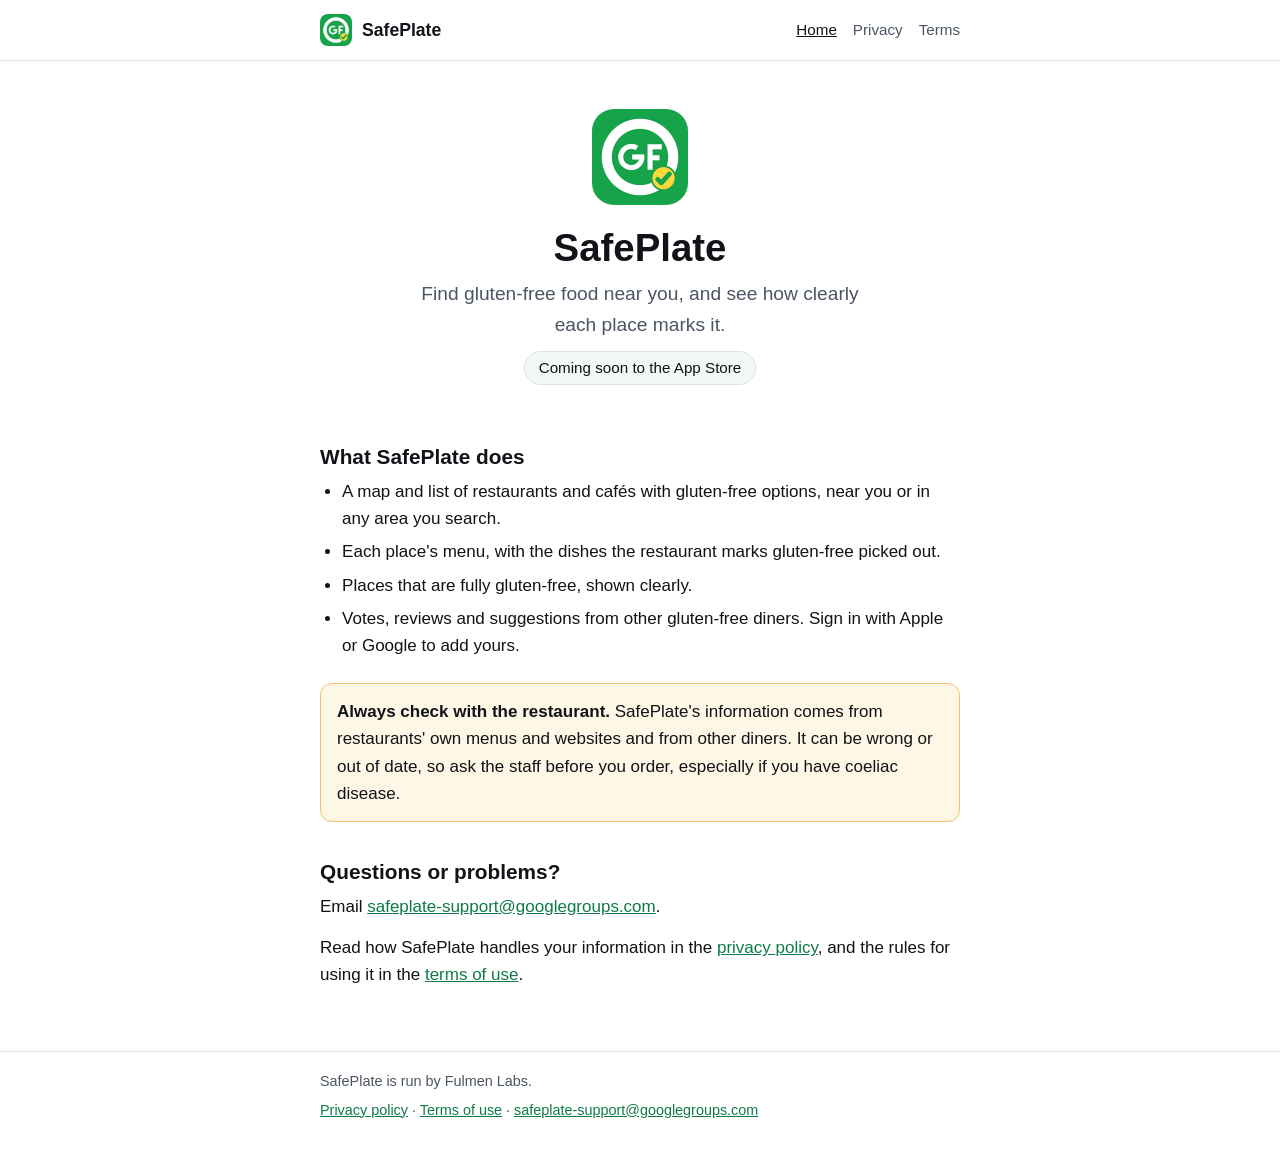
<file: index.html>
<!doctype html>
<html lang="en">
<head>
<meta charset="utf-8">
<meta name="viewport" content="width=device-width, initial-scale=1">
<title>SafePlate: gluten-free dining you can check</title>
<meta name="description" content="SafePlate is an app for people who eat gluten-free. It shows which restaurants and dishes are marked gluten-free, and how clearly.">
<link rel="icon" href="favicon-32.png" type="image/png">
<link rel="stylesheet" href="style.css">
</head>
<body>
<header>
  <div class="wrap">
    <a class="brand" href="index.html"><img src="icon-192.png" alt="">SafePlate</a>
    <nav>
      <a href="index.html" aria-current="page">Home</a>
      <a href="privacy.html">Privacy</a>
      <a href="terms.html">Terms</a>
    </nav>
  </div>
</header>
<main>
  <div class="wrap">
    <section class="hero">
      <img src="icon-192.png" alt="SafePlate app icon">
      <h1>SafePlate</h1>
      <p class="tagline">Find gluten-free food near you, and see how clearly each place marks it.</p>
      <p><span class="soon">Coming soon to the App Store</span></p>
    </section>

    <h2>What SafePlate does</h2>
    <ul>
      <li>A map and list of restaurants and caf&eacute;s with gluten-free options, near you or in any area you search.</li>
      <li>Each place's menu, with the dishes the restaurant marks gluten-free picked out.</li>
      <li>Places that are fully gluten-free, shown clearly.</li>
      <li>Votes, reviews and suggestions from other gluten-free diners. Sign in with Apple or Google to add yours.</li>
    </ul>

    <div class="note">
      <p><strong>Always check with the restaurant.</strong> SafePlate's information comes from restaurants' own
      menus and websites and from other diners. It can be wrong or out of date, so ask the staff before you order,
      especially if you have coeliac disease.</p>
    </div>

    <h2>Questions or problems?</h2>
    <p>Email <a href="mailto:safeplate-support@googlegroups.com">safeplate-support@googlegroups.com</a>.</p>
    <p>Read how SafePlate handles your information in the <a href="privacy.html">privacy policy</a>, and the rules
    for using it in the <a href="terms.html">terms of use</a>.</p>
  </div>
</main>
<footer>
  <div class="wrap">
    <p>SafePlate is run by Fulmen Labs.</p>
    <p><a href="privacy.html">Privacy policy</a> &middot; <a href="terms.html">Terms of use</a> &middot;
    <a href="mailto:safeplate-support@googlegroups.com">safeplate-support@googlegroups.com</a></p>
  </div>
</footer>
</body>
</html>
</file>
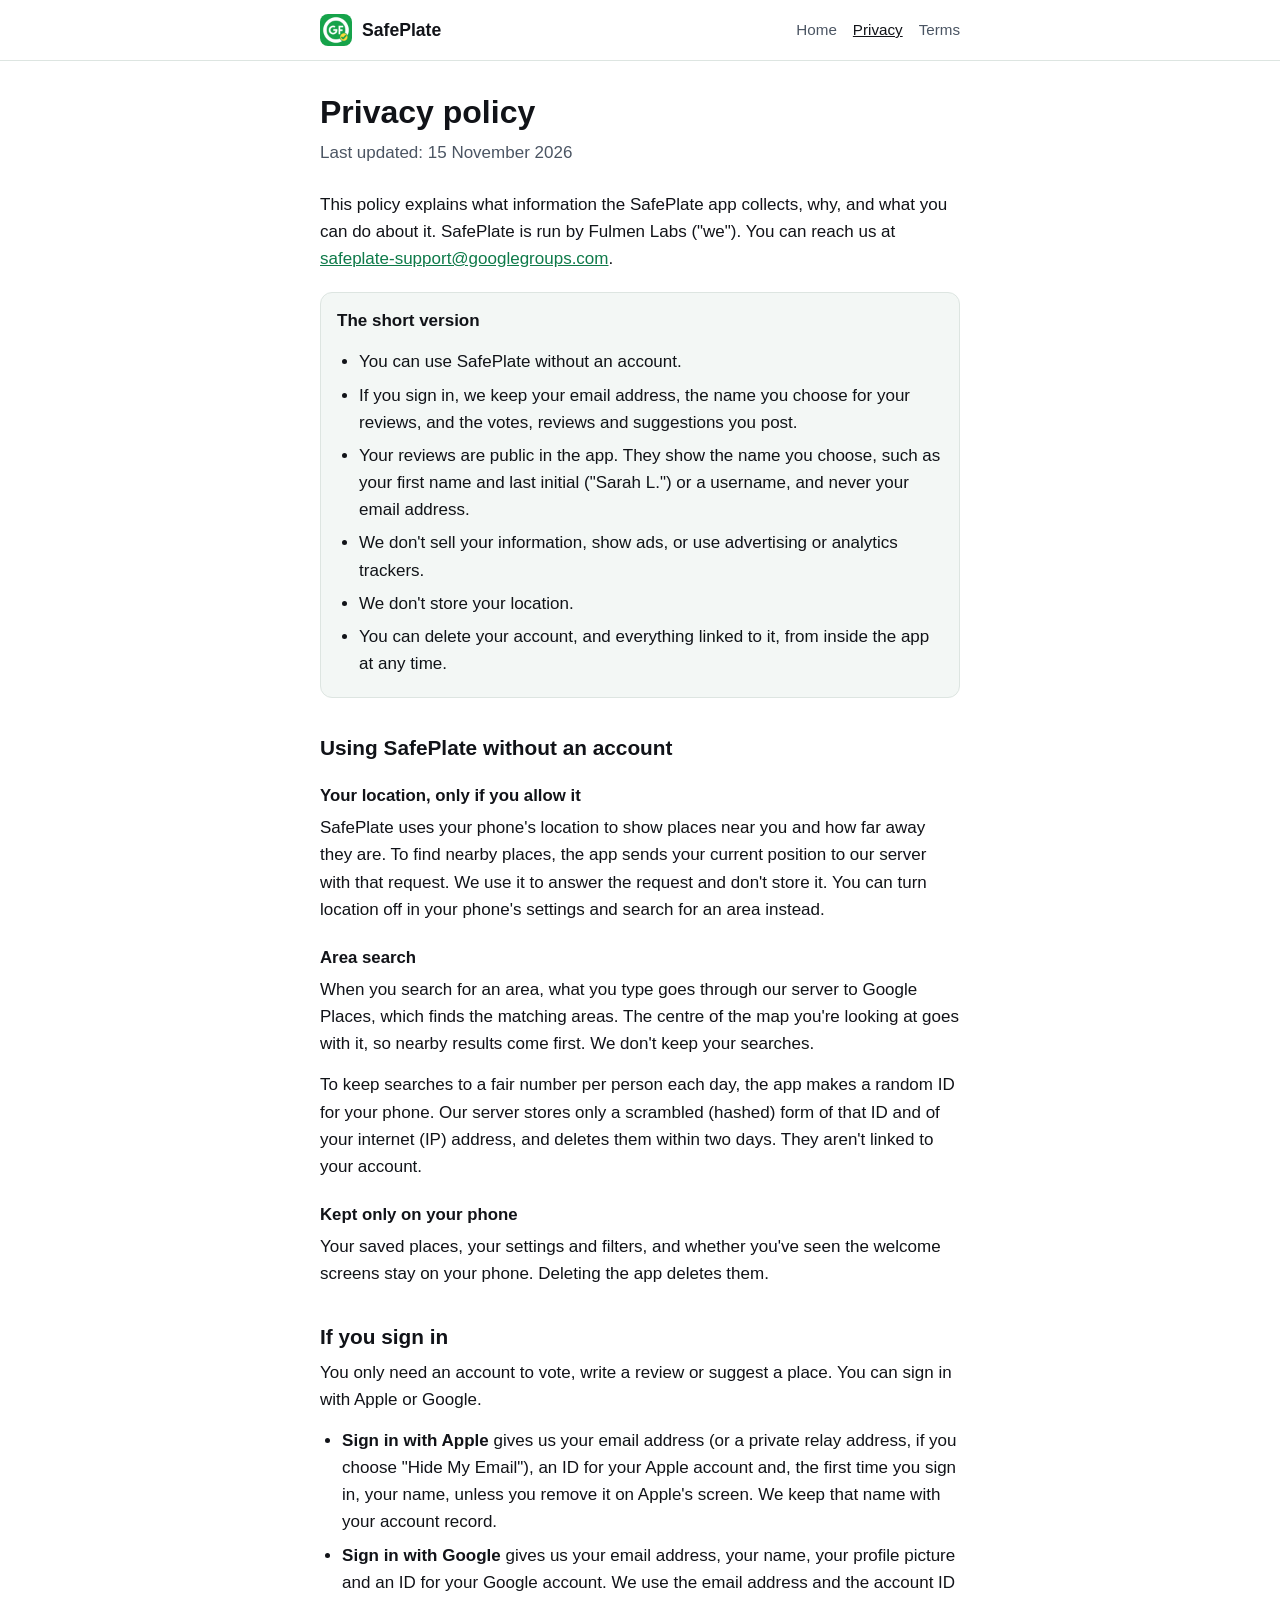
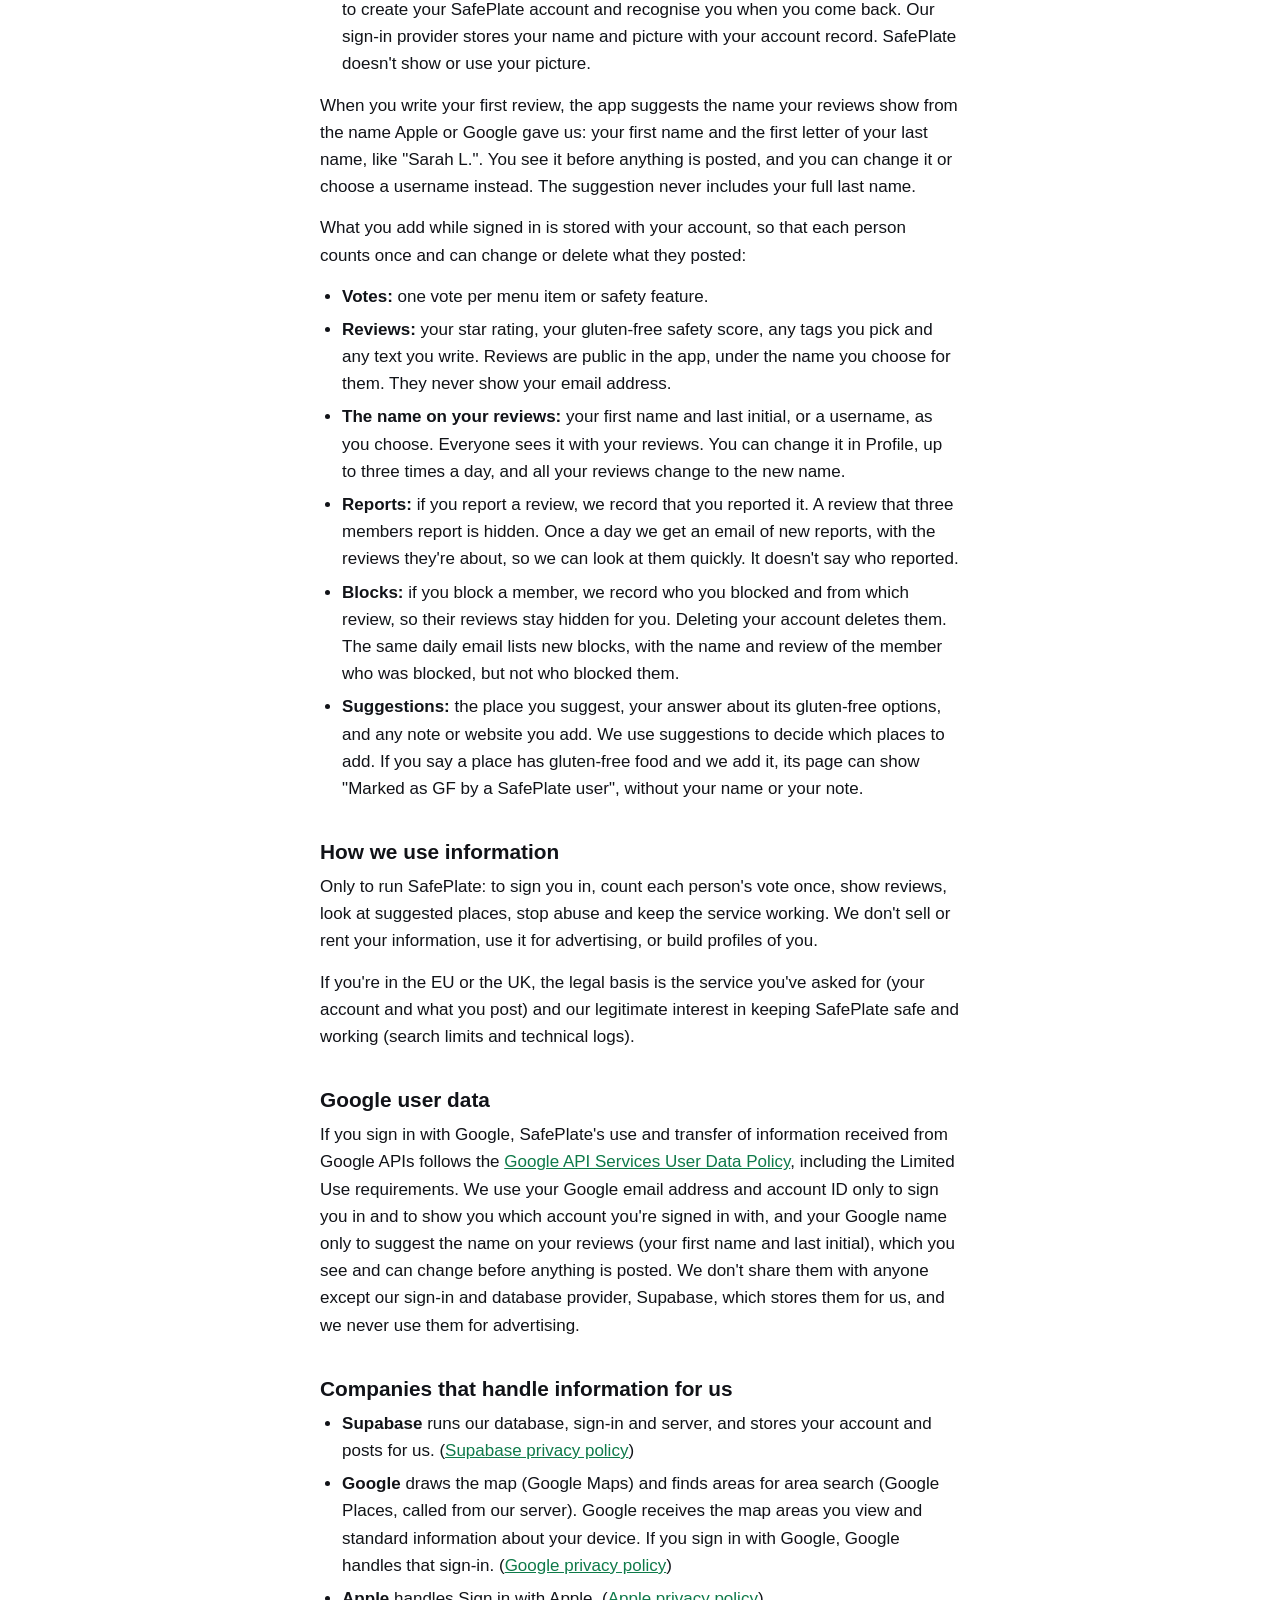
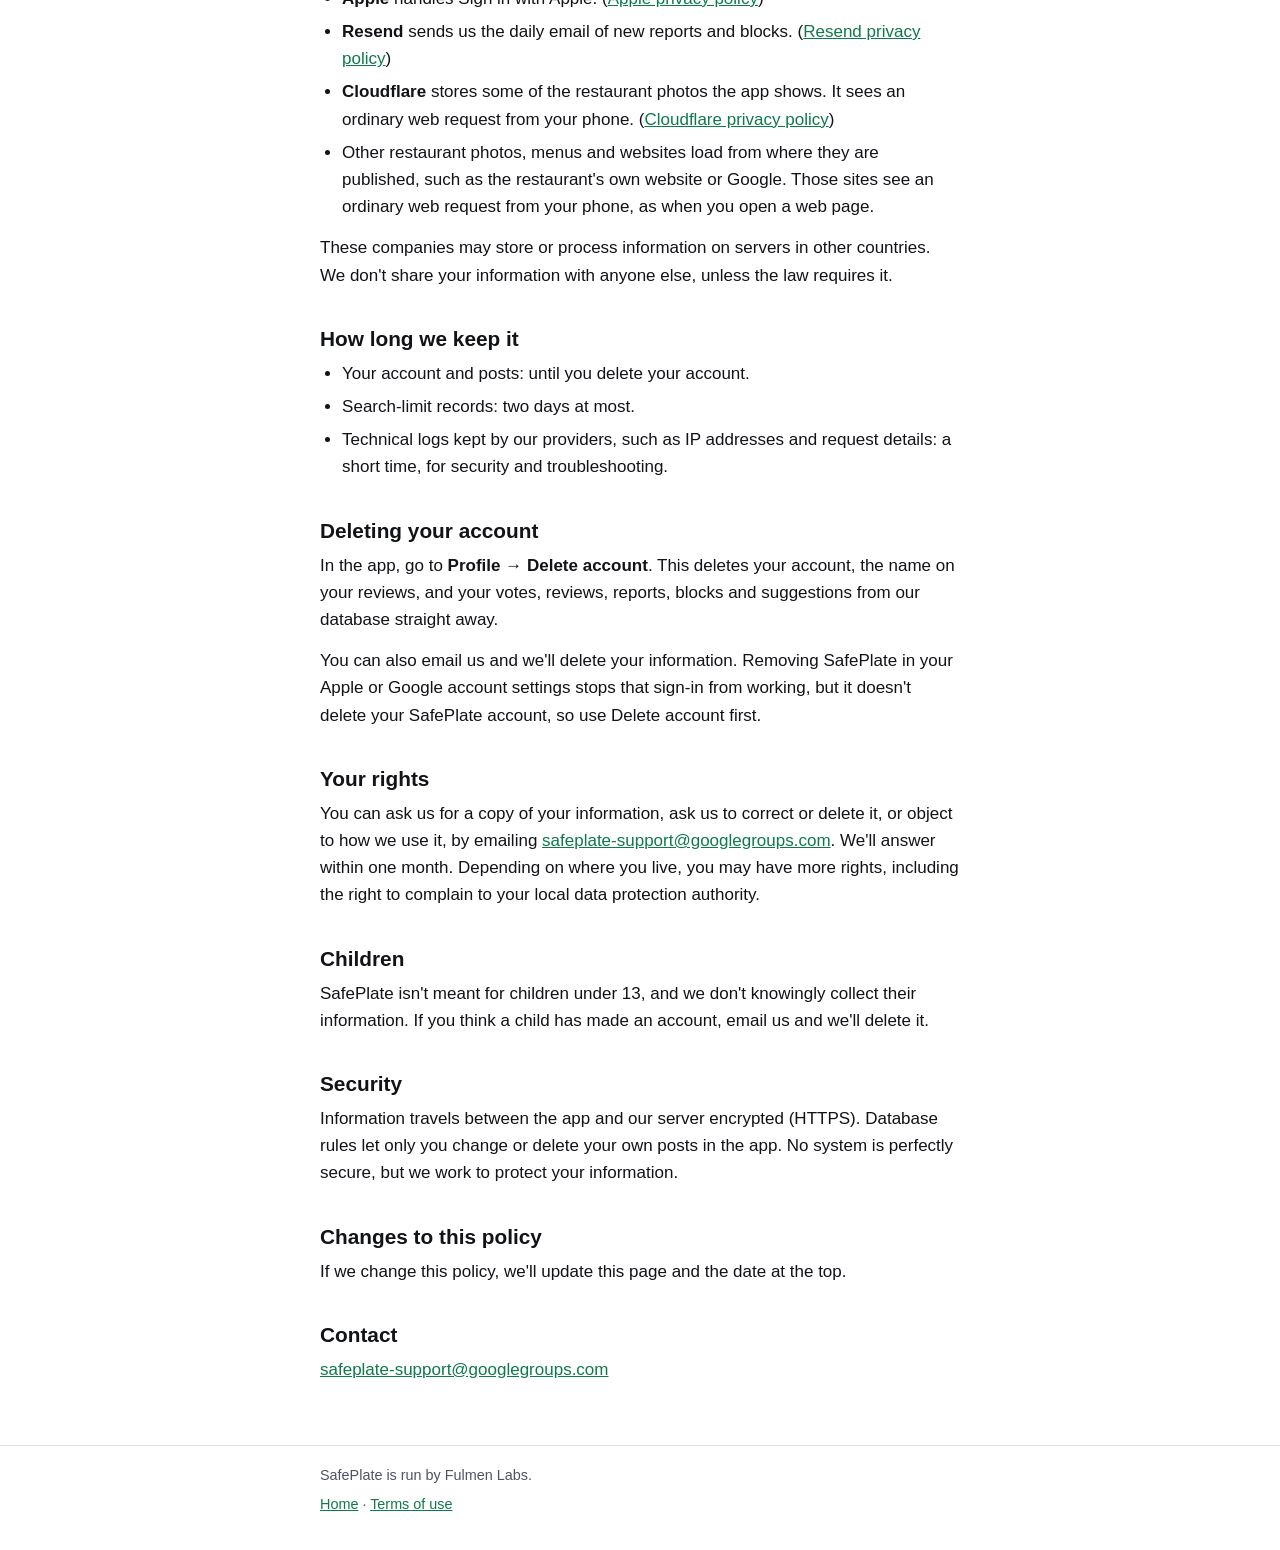
<file: privacy.html>
<!doctype html>
<html lang="en">
<head>
<meta charset="utf-8">
<meta name="viewport" content="width=device-width, initial-scale=1">
<title>Privacy policy: SafePlate</title>
<meta name="description" content="What information the SafePlate app collects, why, and what you can do about it.">
<link rel="icon" href="favicon-32.png" type="image/png">
<link rel="stylesheet" href="style.css">
</head>
<body>
<header>
  <div class="wrap">
    <a class="brand" href="index.html"><img src="icon-192.png" alt="">SafePlate</a>
    <nav>
      <a href="index.html">Home</a>
      <a href="privacy.html" aria-current="page">Privacy</a>
      <a href="terms.html">Terms</a>
    </nav>
  </div>
</header>
<main>
  <div class="wrap">
    <h1>Privacy policy</h1>
    <p class="updated">Last updated: 15 November 2026</p>

    <p>This policy explains what information the SafePlate app collects, why, and what you can do about it.
    SafePlate is run by Fulmen Labs ("we"). You can reach us at
    <a href="mailto:safeplate-support@googlegroups.com">safeplate-support@googlegroups.com</a>.</p>

    <div class="card">
      <p><strong>The short version</strong></p>
      <ul>
        <li>You can use SafePlate without an account.</li>
        <li>If you sign in, we keep your email address, the name you choose for your reviews, and the votes,
        reviews and suggestions you post.</li>
        <li>Your reviews are public in the app. They show the name you choose, such as your first name and last
        initial ("Sarah L.") or a username, and never your email address.</li>
        <li>We don't sell your information, show ads, or use advertising or analytics trackers.</li>
        <li>We don't store your location.</li>
        <li>You can delete your account, and everything linked to it, from inside the app at any time.</li>
      </ul>
    </div>

    <h2>Using SafePlate without an account</h2>
    <h3>Your location, only if you allow it</h3>
    <p>SafePlate uses your phone's location to show places near you and how far away they are. To find nearby
    places, the app sends your current position to our server with that request. We use it to answer the
    request and don't store it. You can turn location off in your phone's settings and search for an area
    instead.</p>

    <h3>Area search</h3>
    <p>When you search for an area, what you type goes through our server to Google Places, which finds the
    matching areas. The centre of the map you're looking at goes with it, so nearby results come first. We
    don't keep your searches.</p>
    <p>To keep searches to a fair number per person each day, the app makes a random ID for your phone. Our
    server stores only a scrambled (hashed) form of that ID and of your internet (IP) address, and deletes them
    within two days. They aren't linked to your account.</p>

    <h3>Kept only on your phone</h3>
    <p>Your saved places, your settings and filters, and whether you've seen the welcome screens stay on your
    phone. Deleting the app deletes them.</p>

    <h2>If you sign in</h2>
    <p>You only need an account to vote, write a review or suggest a place. You can sign in with Apple or
    Google.</p>
    <ul>
      <li><strong>Sign in with Apple</strong> gives us your email address (or a private relay address, if you
      choose "Hide My Email"), an ID for your Apple account and, the first time you sign in, your name, unless you
      remove it on Apple's screen. We keep that name with your account record.</li>
      <li><strong>Sign in with Google</strong> gives us your email address, your name, your profile picture and
      an ID for your Google account. We use the email address and the account ID to create your SafePlate account
      and recognise you when you come back. Our sign-in provider stores your name and picture with your account
      record. SafePlate doesn't show or use your picture.</li>
    </ul>
    <p>When you write your first review, the app suggests the name your reviews show from the name Apple or
    Google gave us: your first name and the first letter of your last name, like "Sarah L.". You see it before
    anything is posted, and you can change it or choose a username instead. The suggestion never includes your
    full last name.</p>
    <p>What you add while signed in is stored with your account, so that each person counts once and can change
    or delete what they posted:</p>
    <ul>
      <li><strong>Votes:</strong> one vote per menu item or safety feature.</li>
      <li><strong>Reviews:</strong> your star rating, your gluten-free safety score, any tags you pick and any
      text you write. Reviews are public in the app, under the name you choose for them. They never show your
      email address.</li>
      <li><strong>The name on your reviews:</strong> your first name and last initial, or a username, as you
      choose. Everyone sees it with your reviews. You can change it in Profile, up to three times a day, and all
      your reviews change to the new name.</li>
      <li><strong>Reports:</strong> if you report a review, we record that you reported it. A review that three
      members report is hidden. Once a day we get an email of new reports, with the reviews they're about, so we
      can look at them quickly. It doesn't say who reported.</li>
      <li><strong>Blocks:</strong> if you block a member, we record who you blocked and from which review, so
      their reviews stay hidden for you. Deleting your account deletes them. The same daily email lists new
      blocks, with the name and review of the member who was blocked, but not who blocked them.</li>
      <li><strong>Suggestions:</strong> the place you suggest, your answer about its gluten-free options, and any
      note or website you add. We use suggestions to decide which places to add. If you say a place has gluten-free
      food and we add it, its page can show "Marked as GF by a SafePlate user", without your name or your
      note.</li>
    </ul>

    <h2>How we use information</h2>
    <p>Only to run SafePlate: to sign you in, count each person's vote once, show reviews, look at suggested
    places, stop abuse and keep the service working. We don't sell or rent your information, use it for
    advertising, or build profiles of you.</p>
    <p>If you're in the EU or the UK, the legal basis is the service you've asked for (your account and what you
    post) and our legitimate interest in keeping SafePlate safe and working (search limits and technical
    logs).</p>

    <h2>Google user data</h2>
    <p>If you sign in with Google, SafePlate's use and transfer of information received from Google APIs follows
    the <a href="https://developers.google.com/terms/api-services-user-data-policy">Google API Services User Data
    Policy</a>, including the Limited Use requirements. We use your Google email address and account ID only to
    sign you in and to show you which account you're signed in with, and your Google name only to suggest the
    name on your reviews (your first name and last initial), which you see and can change before anything is
    posted. We don't share them with anyone except our sign-in and database provider, Supabase, which stores
    them for us, and we never use them for advertising.</p>

    <h2>Companies that handle information for us</h2>
    <ul>
      <li><strong>Supabase</strong> runs our database, sign-in and server, and stores your account and posts for
      us. (<a href="https://supabase.com/privacy">Supabase privacy policy</a>)</li>
      <li><strong>Google</strong> draws the map (Google Maps) and finds areas for area search (Google Places,
      called from our server). Google receives the map areas you view and standard information about your device.
      If you sign in with Google, Google handles that sign-in.
      (<a href="https://policies.google.com/privacy">Google privacy policy</a>)</li>
      <li><strong>Apple</strong> handles Sign in with Apple.
      (<a href="https://www.apple.com/legal/privacy/">Apple privacy policy</a>)</li>
      <li><strong>Resend</strong> sends us the daily email of new reports and blocks.
      (<a href="https://resend.com/legal/privacy-policy">Resend privacy policy</a>)</li>
      <li><strong>Cloudflare</strong> stores some of the restaurant photos the app shows. It sees an ordinary web
      request from your phone. (<a href="https://www.cloudflare.com/privacypolicy/">Cloudflare privacy
      policy</a>)</li>
      <li>Other restaurant photos, menus and websites load from where they are published, such as the restaurant's own
      website or Google. Those sites see an ordinary web request from your phone, as when you open a web
      page.</li>
    </ul>
    <p>These companies may store or process information on servers in other countries. We don't share your
    information with anyone else, unless the law requires it.</p>

    <h2>How long we keep it</h2>
    <ul>
      <li>Your account and posts: until you delete your account.</li>
      <li>Search-limit records: two days at most.</li>
      <li>Technical logs kept by our providers, such as IP addresses and request details: a short time, for
      security and troubleshooting.</li>
    </ul>

    <h2 id="delete-account">Deleting your account</h2>
    <p>In the app, go to <strong>Profile &rarr; Delete account</strong>. This deletes your account, the name on your
    reviews, and your votes, reviews, reports, blocks and suggestions from our database straight away.</p>
    <p>You can also email us and we'll delete your information. Removing SafePlate in your Apple or Google account
    settings stops that sign-in from working, but it doesn't delete your SafePlate account, so use Delete account
    first.</p>

    <h2>Your rights</h2>
    <p>You can ask us for a copy of your information, ask us to correct or delete it, or object to how we use it,
    by emailing <a href="mailto:safeplate-support@googlegroups.com">safeplate-support@googlegroups.com</a>. We'll
    answer within one month. Depending on where you live, you may have more rights, including the right to
    complain to your local data protection authority.</p>

    <h2>Children</h2>
    <p>SafePlate isn't meant for children under 13, and we don't knowingly collect their information. If you
    think a child has made an account, email us and we'll delete it.</p>

    <h2>Security</h2>
    <p>Information travels between the app and our server encrypted (HTTPS). Database rules let only you change
    or delete your own posts in the app. No system is perfectly secure, but we work to protect your
    information.</p>

    <h2>Changes to this policy</h2>
    <p>If we change this policy, we'll update this page and the date at the top.</p>

    <h2>Contact</h2>
    <p><a href="mailto:safeplate-support@googlegroups.com">safeplate-support@googlegroups.com</a></p>
  </div>
</main>
<footer>
  <div class="wrap">
    <p>SafePlate is run by Fulmen Labs.</p>
    <p><a href="index.html">Home</a> &middot; <a href="terms.html">Terms of use</a></p>
  </div>
</footer>
</body>
</html>
</file>
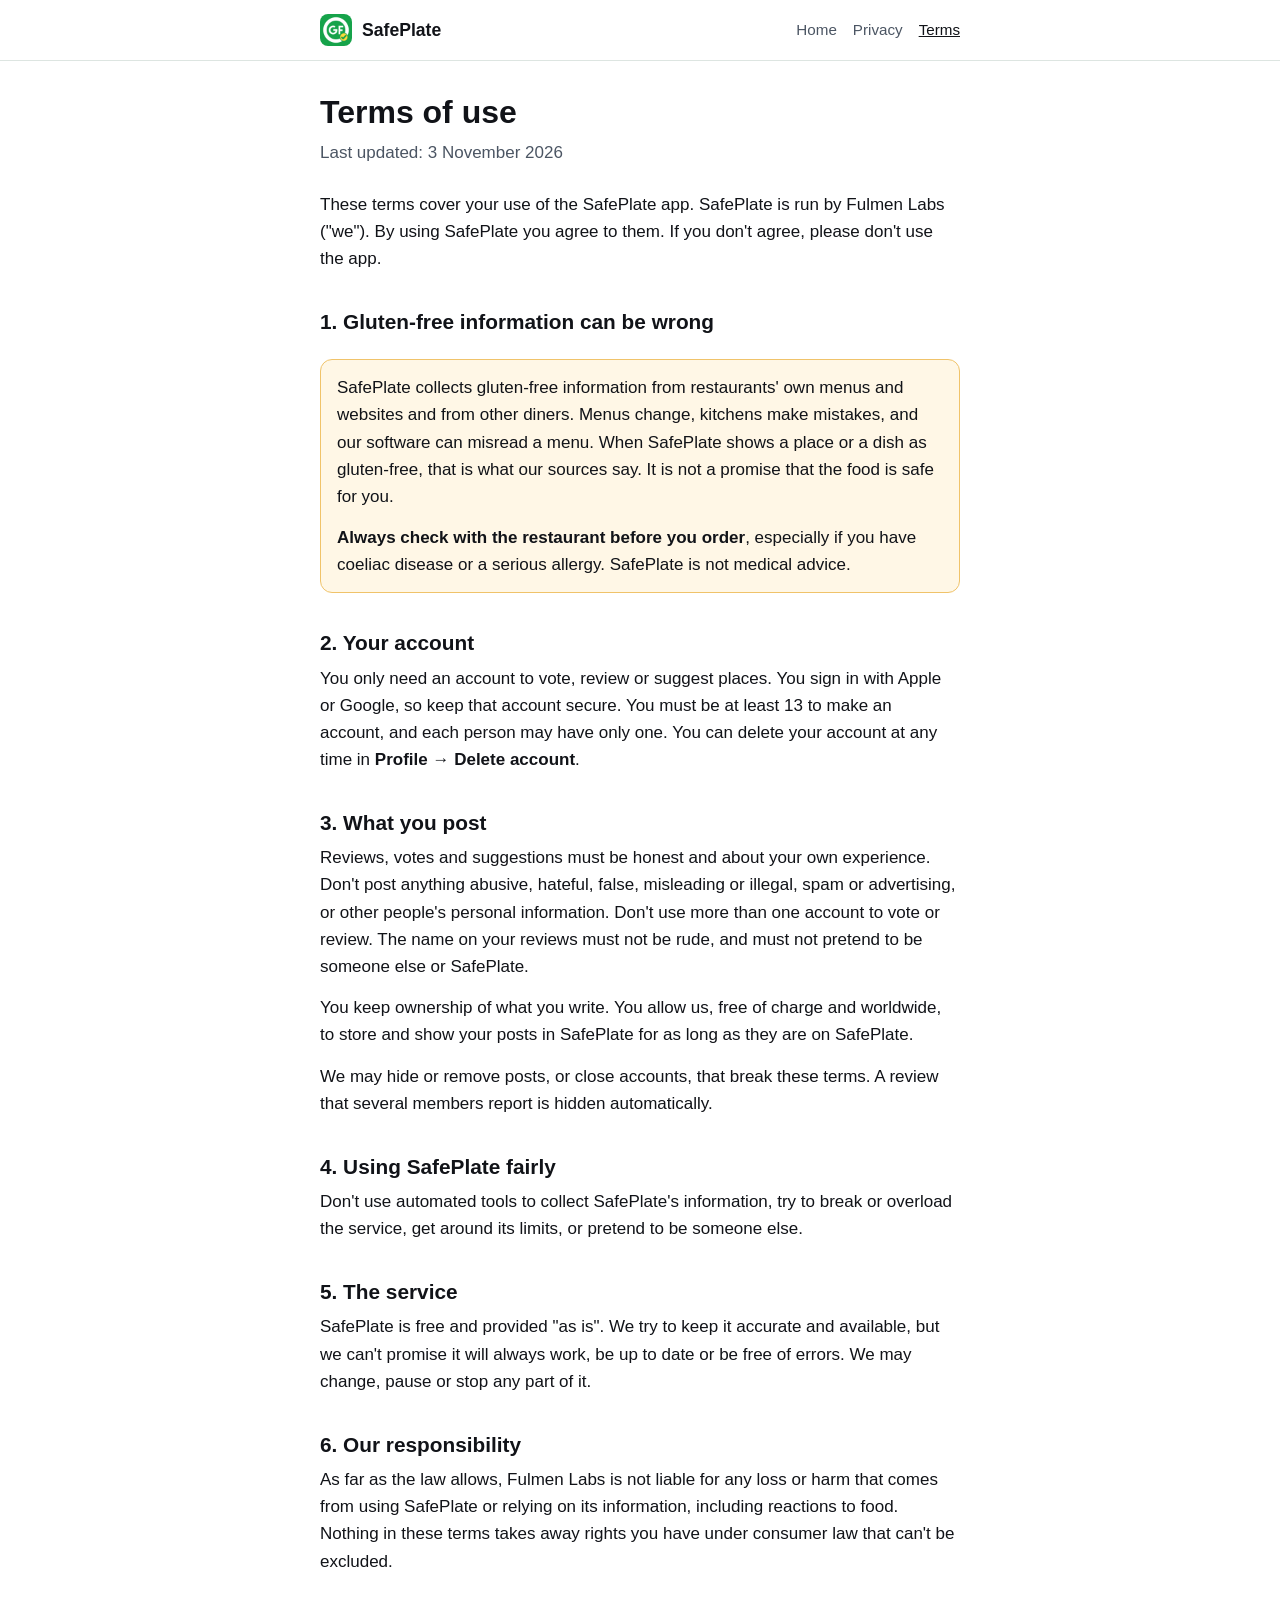
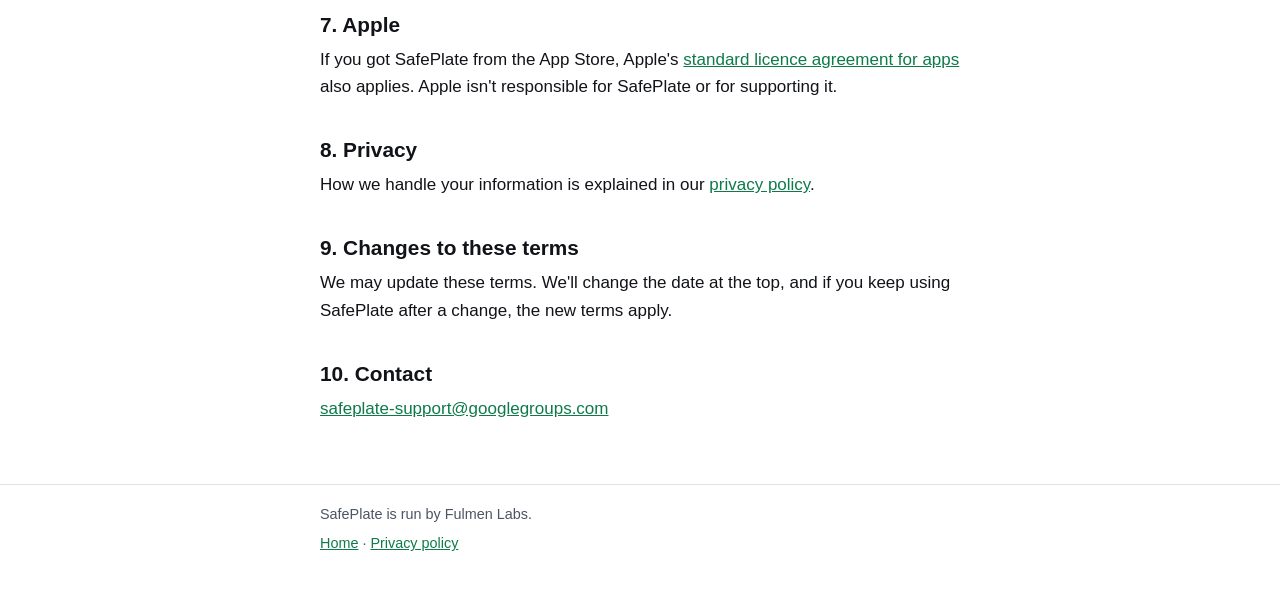
<file: terms.html>
<!doctype html>
<html lang="en">
<head>
<meta charset="utf-8">
<meta name="viewport" content="width=device-width, initial-scale=1">
<title>Terms of use: SafePlate</title>
<meta name="description" content="The rules for using the SafePlate app.">
<link rel="icon" href="favicon-32.png" type="image/png">
<link rel="stylesheet" href="style.css">
</head>
<body>
<header>
  <div class="wrap">
    <a class="brand" href="index.html"><img src="icon-192.png" alt="">SafePlate</a>
    <nav>
      <a href="index.html">Home</a>
      <a href="privacy.html">Privacy</a>
      <a href="terms.html" aria-current="page">Terms</a>
    </nav>
  </div>
</header>
<main>
  <div class="wrap">
    <h1>Terms of use</h1>
    <p class="updated">Last updated: 3 November 2026</p>

    <p>These terms cover your use of the SafePlate app. SafePlate is run by Fulmen Labs ("we"). By using SafePlate you
    agree to them. If you don't agree, please don't use the app.</p>

    <h2>1. Gluten-free information can be wrong</h2>
    <div class="note">
      <p>SafePlate collects gluten-free information from restaurants' own menus and websites and from other
      diners. Menus change, kitchens make mistakes, and our software can misread a menu. When SafePlate shows a
      place or a dish as gluten-free, that is what our sources say. It is not a promise that the food is safe
      for you.</p>
      <p><strong>Always check with the restaurant before you order</strong>, especially if you have coeliac
      disease or a serious allergy. SafePlate is not medical advice.</p>
    </div>

    <h2>2. Your account</h2>
    <p>You only need an account to vote, review or suggest places. You sign in with Apple or Google, so keep that
    account secure. You must be at least 13 to make an account, and each person may have only one. You can
    delete your account at any time in <strong>Profile &rarr; Delete account</strong>.</p>

    <h2>3. What you post</h2>
    <p>Reviews, votes and suggestions must be honest and about your own experience. Don't post anything abusive,
    hateful, false, misleading or illegal, spam or advertising, or other people's personal information. Don't
    use more than one account to vote or review. The name on your reviews must not be rude, and must not
    pretend to be someone else or SafePlate.</p>
    <p>You keep ownership of what you write. You allow us, free of charge and worldwide, to store and show your
    posts in SafePlate for as long as they are on SafePlate.</p>
    <p>We may hide or remove posts, or close accounts, that break these terms. A review that several members
    report is hidden automatically.</p>

    <h2>4. Using SafePlate fairly</h2>
    <p>Don't use automated tools to collect SafePlate's information, try to break or overload the service, get
    around its limits, or pretend to be someone else.</p>

    <h2>5. The service</h2>
    <p>SafePlate is free and provided "as is". We try to keep it accurate and available, but we can't promise it
    will always work, be up to date or be free of errors. We may change, pause or stop any part of it.</p>

    <h2>6. Our responsibility</h2>
    <p>As far as the law allows, Fulmen Labs is not liable for any loss or harm that comes from using SafePlate or
    relying on its information, including reactions to food. Nothing in these terms takes away rights you have
    under consumer law that can't be excluded.</p>

    <h2>7. Apple</h2>
    <p>If you got SafePlate from the App Store, Apple's
    <a href="https://www.apple.com/legal/internet-services/itunes/dev/stdeula/">standard licence agreement for
    apps</a> also applies. Apple isn't responsible for SafePlate or for supporting it.</p>

    <h2>8. Privacy</h2>
    <p>How we handle your information is explained in our <a href="privacy.html">privacy policy</a>.</p>

    <h2>9. Changes to these terms</h2>
    <p>We may update these terms. We'll change the date at the top, and if you keep using SafePlate after a
    change, the new terms apply.</p>

    <h2>10. Contact</h2>
    <p><a href="mailto:safeplate-support@googlegroups.com">safeplate-support@googlegroups.com</a></p>
  </div>
</main>
<footer>
  <div class="wrap">
    <p>SafePlate is run by Fulmen Labs.</p>
    <p><a href="index.html">Home</a> &middot; <a href="privacy.html">Privacy policy</a></p>
  </div>
</footer>
</body>
</html>
</file>
<file: style.css>
:root {
  --bg: #ffffff;
  --surface: #f3f7f5;
  --text: #111318;
  --muted: #4b5563;
  --line: #dde5e1;
  --green: #0e7a49;
  --link: #0e7a49;
  --note-bg: #fff7e6;
  --note-line: #f0c36a;
  color-scheme: light dark;
}
@media (prefers-color-scheme: dark) {
  :root {
    --bg: #0f1412;
    --surface: #18201c;
    --text: #e8ecea;
    --muted: #a7b1ac;
    --line: #2a3530;
    --link: #4cc98f;
    --note-bg: #2a2416;
    --note-line: #8a6a24;
  }
}
* { box-sizing: border-box; }
html { -webkit-text-size-adjust: 100%; }
body {
  margin: 0;
  background: var(--bg);
  color: var(--text);
  font: 17px/1.6 -apple-system, BlinkMacSystemFont, "Segoe UI", Roboto, Helvetica, Arial, sans-serif;
}
.wrap { max-width: 42rem; margin: 0 auto; padding: 0 16px; }
header { border-bottom: 1px solid var(--line); }
header .wrap { display: flex; align-items: center; justify-content: space-between; gap: 12px; padding-top: 14px; padding-bottom: 14px; flex-wrap: wrap; }
.brand { display: flex; align-items: center; gap: 10px; color: var(--text); text-decoration: none; font-weight: 700; font-size: 1.1rem; }
.brand img { width: 32px; height: 32px; border-radius: 8px; }
nav { display: flex; gap: 16px; font-size: 0.95rem; }
nav a { color: var(--muted); text-decoration: none; }
nav a:hover, nav a[aria-current="page"] { color: var(--text); text-decoration: underline; }
main { padding: 32px 0 48px; }
h1 { font-size: 2rem; line-height: 1.2; margin: 0 0 8px; }
h2 { font-size: 1.3rem; line-height: 1.3; margin: 36px 0 8px; }
h3 { font-size: 1.05rem; margin: 22px 0 4px; }
p, ul { margin: 0 0 14px; }
ul { padding-left: 1.3em; }
li { margin-bottom: 6px; }
a { color: var(--link); }
.updated { color: var(--muted); margin-bottom: 24px; }
.hero { text-align: center; padding: 16px 0 8px; }
.hero img { width: 96px; height: 96px; border-radius: 22px; }
.hero h1 { font-size: 2.4rem; margin-top: 12px; }
.tagline { font-size: 1.2rem; color: var(--muted); max-width: 30rem; margin: 0 auto 10px; }
.soon { display: inline-block; background: var(--surface); border: 1px solid var(--line); border-radius: 999px; padding: 4px 14px; font-size: 0.95rem; }
.note { background: var(--note-bg); border: 1px solid var(--note-line); border-radius: 12px; padding: 14px 16px; margin: 24px 0; }
.note p:last-child { margin-bottom: 0; }
.card { background: var(--surface); border: 1px solid var(--line); border-radius: 12px; padding: 14px 16px; margin: 20px 0; }
.card ul { margin-bottom: 0; }
footer { border-top: 1px solid var(--line); color: var(--muted); font-size: 0.9rem; }
footer .wrap { padding-top: 18px; padding-bottom: 28px; }
footer p { margin: 0 0 6px; }
</file>
